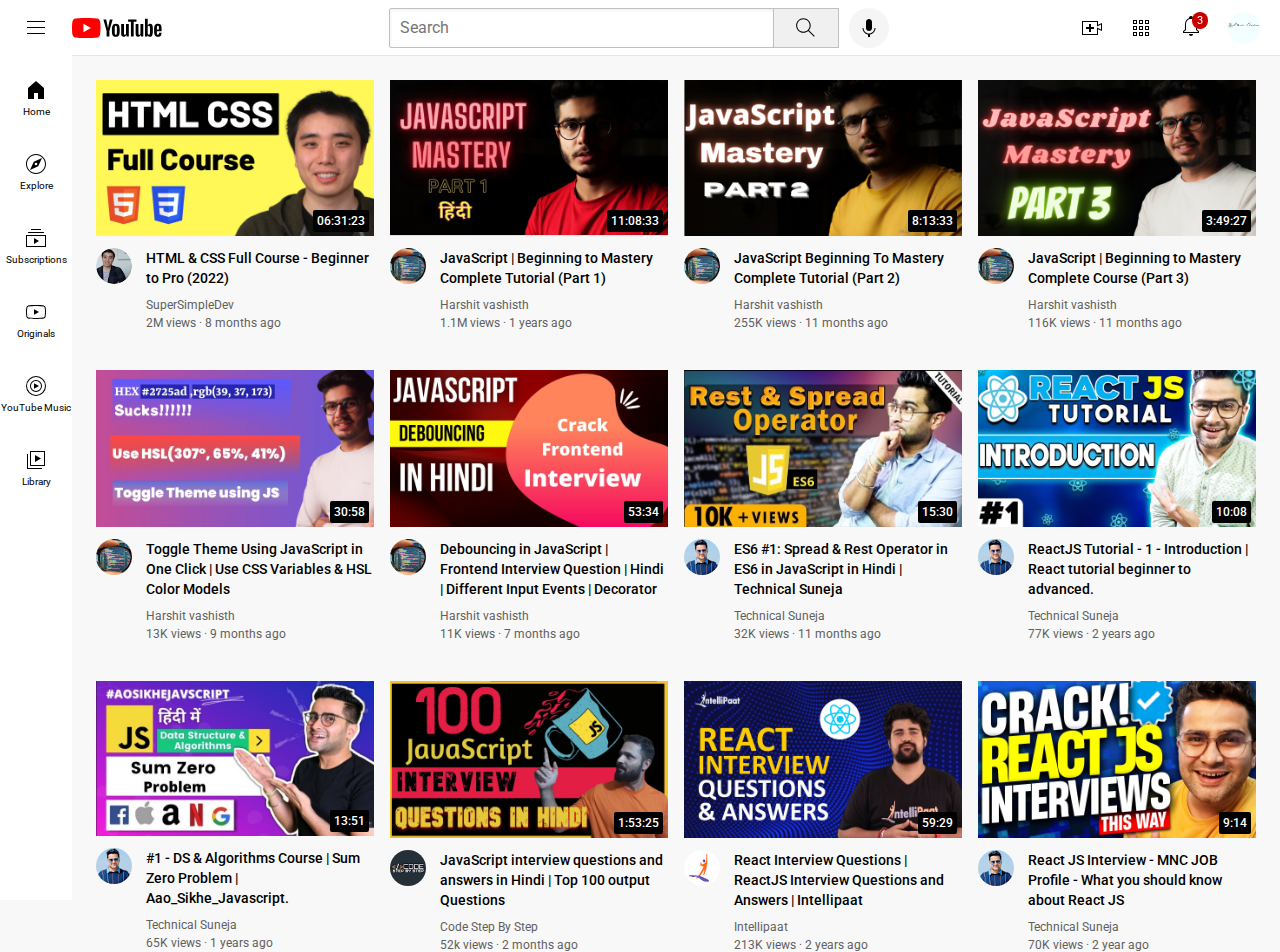
<file: index.html>
<!DOCTYPE html>
<html>

<head>
  <title>YouTube.com Clone</title>

  <link rel="preconnect" href="https://fonts.googleapis.com">
  <link rel="preconnect" href="https://fonts.gstatic.com" crossorigin>
  <link href="https://fonts.googleapis.com/css2?family=Roboto:wght@400;500;700&display=swap" rel="stylesheet">

  <link rel="stylesheet" href="styles/general.css">
  <link rel="stylesheet" href="styles/header.css">
  <link rel="stylesheet" href="styles/video.css">
  <link rel="stylesheet" href="styles/sidebar.css">
</head>

<body>
  <header class="header">
    <div class="left-section">
      <img class="hamburger-menu" src="icons/hamburger-menu.svg">
      <img class="youtube-logo" src="icons/youtube-logo.svg">
    </div>
    <div class="middle-section">
      <input class="search-bar" type="text" placeholder="Search">
      <button class="search-button">
        <img class="search-icon" src="icons/search.svg">
        <div class="tooltip">Search</div>
      </button>
      <!-- Put position absolute inside position relative -->
      <button class="voice-search-button">
        <img class="voice-search-icon" src="icons/voice-search-icon.svg">
        <div class="tooltip">Search with your voice</div>
      </button>
    </div>
    <div class="right-section">
      <div class="upload-icon-container">
        <img class="upload-icon" src="icons/upload.svg">
        <div class="tooltip">Create</div>
      </div>
      <img class="youtube-apps-icon" src="icons/youtube-apps.svg">
      <div class="notifications-icon-container">
        <img class="notifications-icon" src="icons/notifications.svg">
        <div class="notifications-count">3</div>
      </div>
      <img class="current-user-picture" src="channel-pictures/my_channel.png">
    </div>
  </header>

  <nav class="sidebar">
    <div class="sidebar-link">
      <img src="icons/home.svg">
      <div>Home</div>
    </div>
    <div class="sidebar-link">
      <img src="icons/explore.svg">
      <div>Explore</div>
    </div>
    <div class="sidebar-link">
      <img src="icons/subscriptions.svg">
      <div>Subscriptions</div>
    </div>
    <div class="sidebar-link">
      <img src="icons/originals.svg">
      <div>Originals</div>
    </div>
    <div class="sidebar-link">
      <img src="icons/youtube-music.svg">
      <div>YouTube Music</div>
    </div>
    <div class="sidebar-link">
      <img src="icons/library.svg">
      <div>Library</div>
    </div>
  </nav>

  <main>

    <section class="video-grid">
      <div class="video-preview">
        <div class="thumbnail-row">
          <a href="https://youtu.be/G3e-cpL7ofc">
            <img class="thumbnail" src="thumbnail/thumbnail-1.jpg">
          </a>
          <div class="video-time">06:31:23</div>
        </div>
        <div class="video-info-grid">
          <div class="channel-picture">
            <img class="profile-picture" src="channel-pictures/channel_1.jpg">
          </div>
          <div class="video-info">

            <p class="video-title">
              <a class="video-link" href="https://youtu.be/G3e-cpL7ofc">HTML & CSS Full Course - Beginner to Pro
                (2022)</a>
            </p>

            <p class="video-author">
              SuperSimpleDev
            </p>
            <p class="video-stats">
              2M views &#183; 8 months ago
            </p>
          </div>
        </div>

      </div>

      <div class="video-preview">
        <div class="thumbnail-row">
          <a href="https://youtu.be/chx9Rs41W6g">
            <img class="thumbnail" src="thumbnail/thumbnail-2.jpg">
          </a>
          <div class="video-time">11:08:33</div>
        </div>
        <div class="video-info-grid">
          <div class="channel-picture">
            <img class="profile-picture" src="channel-pictures/channel_2.jpg">
          </div>
          <div class="video-info">
            <p class="video-title">
              <a class="video-link" href="https://youtu.be/chx9Rs41W6g">JavaScript | Beginning to Mastery Complete
                Tutorial (Part 1)</a>
            </p>
            <p class="video-author">
              Harshit vashisth
            </p>
            <p class="video-stats">
              1.1M views &#183; 1 years ago
            </p>
          </div>
        </div>
      </div>

      <div class="video-preview">
        <div class="thumbnail-row">
          <a href="https://youtu.be/Llsq1y-HWs4">
            <img class="thumbnail" src="thumbnail/thumbnail-3.jpg">
          </a>
          <div class="video-time">8:13:33</div>
        </div>
        <div class="video-info-grid">
          <div class="channel-picture">
            <img class="profile-picture" src="channel-pictures/channel_2.jpg">
          </div>
          <div class="video-info">
            <p class="video-title">
              <a class="video-link" href="https://youtu.be/Llsq1y-HWs4">JavaScript Beginning To Mastery Complete
                Tutorial (Part 2)</a>

            </p>
            <p class="video-author">
              Harshit vashisth
            </p>
            <p class="video-stats">
              255K views &#183; 11 months ago
            </p>
          </div>
        </div>
      </div>

      <div class="video-preview">
        <div class="thumbnail-row">
          <a href="https://youtu.be/pAl_uGXKXq8">
            <img class="thumbnail" src="thumbnail/thumbnail-4.jpg">
          </a>
          <div class="video-time">3:49:27</div>
        </div>
        <div class="video-info-grid">
          <div class="channel-picture">
            <img class="profile-picture" src="channel-pictures/channel_2.jpg">
          </div>
          <div class="video-info">
            <p class="video-title">
              <a class="video-link" href="https://youtu.be/pAl_uGXKXq8">JavaScript | Beginning to Mastery Complete
                Course (Part 3)</a>
            </p>
            <p class="video-author">
              Harshit vashisth
            </p>
            <p class="video-stats">
              116K views &#183; 11 months ago
            </p>
          </div>
        </div>
      </div>

      <div class="video-preview">
        <div class="thumbnail-row">
          <a href="https://youtu.be/KwYd3I4aQt4">
            <img class="thumbnail" src="thumbnail/thumbnail-5.jpg">
          </a>
          <div class="video-time">30:58</div>
        </div>
        <div class="video-info-grid">
          <div class="channel-picture">
            <img class="profile-picture" src="channel-pictures/channel_2.jpg">
          </div>
          <div class="video-info">
            <p class="video-title">
              <a class="video-link" href="https://youtu.be/KwYd3I4aQt4">Toggle Theme Using JavaScript in One Click | Use
                CSS Variables & HSL Color Models</a>

            </p>
            <p class="video-author">
              Harshit vashisth
            </p>
            <p class="video-stats">
              13K views &#183; 9 months ago
            </p>
          </div>
        </div>
      </div>

      <div class="video-preview">
        <div class="thumbnail-row">
          <a href="https://youtu.be/sHcQjypNfmw">
            <img class="thumbnail" src="thumbnail/thumbnail-6.jpg">
          </a>
          <div class="video-time">53:34</div>
        </div>
        <div class="video-info-grid">
          <div class="channel-picture">
            <img class="profile-picture" src="channel-pictures/channel_2.jpg">
          </div>
          <div class="video-info">
            <p class="video-title">
              <a class="video-link" href="https://youtu.be/sHcQjypNfmw">Debouncing in JavaScript | Frontend Interview
                Question | Hindi | Different Input Events | Decorator</a>
            </p>
            <p class="video-author">
              Harshit vashisth
            </p>
            <p class="video-stats">
              11K views &#183; 7 months ago
            </p>
          </div>
        </div>
      </div>

      <div class="video-preview">
        <div class="thumbnail-row">
          <a href="https://youtube.com/playlist?list=PL_HlKez9XCSM0bs8P7LtCTGh4rghAD2im">
            <img class="thumbnail" src="thumbnail/thumbnail-7.jpeg">
          </a>
          <div class="video-time">15:30</div>
        </div>
        <div class="video-info-grid">
          <div class="channel-picture">
            <img class="profile-picture" src="channel-pictures/channel_3.jpg">
          </div>
          <div class="video-info">
            <p class="video-title">
              <a class="video-link" href="https://youtube.com/playlist?list=PL_HlKez9XCSM0bs8P7LtCTGh4rghAD2im">ES6 #1:
                Spread & Rest Operator in ES6 in JavaScript in Hindi | Technical Suneja</a>
            </p>
            <p class="video-author">
              Technical Suneja
            </p>
            <p class="video-stats">
              32K views &#183; 11 months ago
            </p>
          </div>
        </div>
      </div>

      <div class="video-preview">
        <div class="thumbnail-row">
          <a href="https://youtube.com/playlist?list=PL_HlKez9XCSO1g7c61SyJZE4iehJDFg_w">
            <img class="thumbnail" src="thumbnail/thumbnail-8.jpg">
          </a>
          <div class="video-time">10:08</div>
        </div>
        <div class="video-info-grid">
          <div class="channel-picture">
            <img class="profile-picture" src="channel-pictures/channel_3.jpg">
          </div>
          <div class="video-info">
            <p class="video-title">
              <a class="video-link" href="https://youtube.com/playlist?list=PL_HlKez9XCSO1g7c61SyJZE4iehJDFg_w">ReactJS
                Tutorial - 1 - Introduction | React tutorial beginner to advanced.</a>
            </p>
            <p class="video-author">
              Technical Suneja
            </p>
            <p class="video-stats">
              77K views &#183; 2 years ago
            </p>
          </div>
        </div>
      </div>

      <div class="video-preview">
        <div class="thumbnail-row">
          <a href="https://youtube.com/playlist?list=PL_HlKez9XCSOi5thYDzipbJ2pEdzop7vx">
            <img class="thumbnail" src="thumbnail/thumbnail-9.jpeg">
          </a>
          <div class="video-time">13:51</div>
        </div>
        <div class="video-info-grid">
          <div class="channel-picture">
            <img class="profile-picture" src="channel-pictures/channel_3.jpg">
          </div>
          <div class="video-info">
            <p class="video-title">
              <a class="video-link" href="https://youtube.com/playlist?list=PL_HlKez9XCSOi5thYDzipbJ2pEdzop7vx">#1 - DS
                & Algorithms Course | Sum Zero Problem | Aao_Sikhe_Javascript.</a>
            </p>
            <p class="video-author">
              Technical Suneja
            </p>
            <p class="video-stats">
              65K views &#183; 1 years ago
            </p>
          </div>
        </div>
      </div>

      <div class="video-preview">
        <div class="thumbnail-row">
          <a href="https://youtu.be/SFgppU2J8To">
            <img class="thumbnail" src="thumbnail/thumbnail-10.jpg">
          </a>
          <div class="video-time">1:53:25</div>
        </div>
        <div class="video-info-grid">
          <div class="channel-picture">
            <img class="profile-picture" src="channel-pictures/channel_4.jpg">
          </div>
          <div class="video-info">
            <p class="video-title">
              <a class="video-link" href="https://youtu.be/SFgppU2J8To">JavaScript interview questions and answers in
                Hindi | Top 100 output Questions</a>
            </p>
            <p class="video-author">
              Code Step By Step
            </p>
            <p class="video-stats">
              52k views &#183; 2 months ago
            </p>
          </div>
        </div>
      </div>

      <div class="video-preview">
        <div class="thumbnail-row">
          <a href="https://youtu.be/5UKe5BMnJgk">
            <img class="thumbnail" src="thumbnail/thumbnail-11.jpg">
          </a>
          <div class="video-time">59:29</div>
        </div>
        <div class="video-info-grid">
          <div class="channel-picture">
            <img class="profile-picture" src="channel-pictures/channel_5.jpg">
          </div>
          <div class="video-info">
            <p class="video-title">
              <a class="video-link" href="https://youtu.be/5UKe5BMnJgk">React Interview Questions | ReactJS Interview
                Questions and Answers | Intellipaat</a>
            </p>
            <p class="video-author">
              Intellipaat
            </p>
            <p class="video-stats">
              213K views &#183; 2 years ago
            </p>
          </div>
        </div>
      </div>

      <div class="video-preview">
        <div class="thumbnail-row">
          <a href="https://youtu.be/ojds1PaBFNg">
            <img class="thumbnail" src="thumbnail/thumbnail-12.jpg">
          </a>
          <div class="video-time">9:14</div>
        </div>
        <div class="video-info-grid">
          <div class="channel-picture">
            <img class="profile-picture" src="channel-pictures/channel_3.jpg">
          </div>
          <div class="video-info">
            <p class="video-title">
              <a class="video-link" href="https://youtu.be/ojds1PaBFNg">React JS Interview - MNC JOB Profile - What you
                should know about React JS </a>
            </p>
            <p class="video-author">
              Technical Suneja
            </p>
            <p class="video-stats">
              70K views &#183; 2 year ago
            </p>
          </div>
        </div>
      </div>

    </section>
  </main>
</body>

</html>
</file>
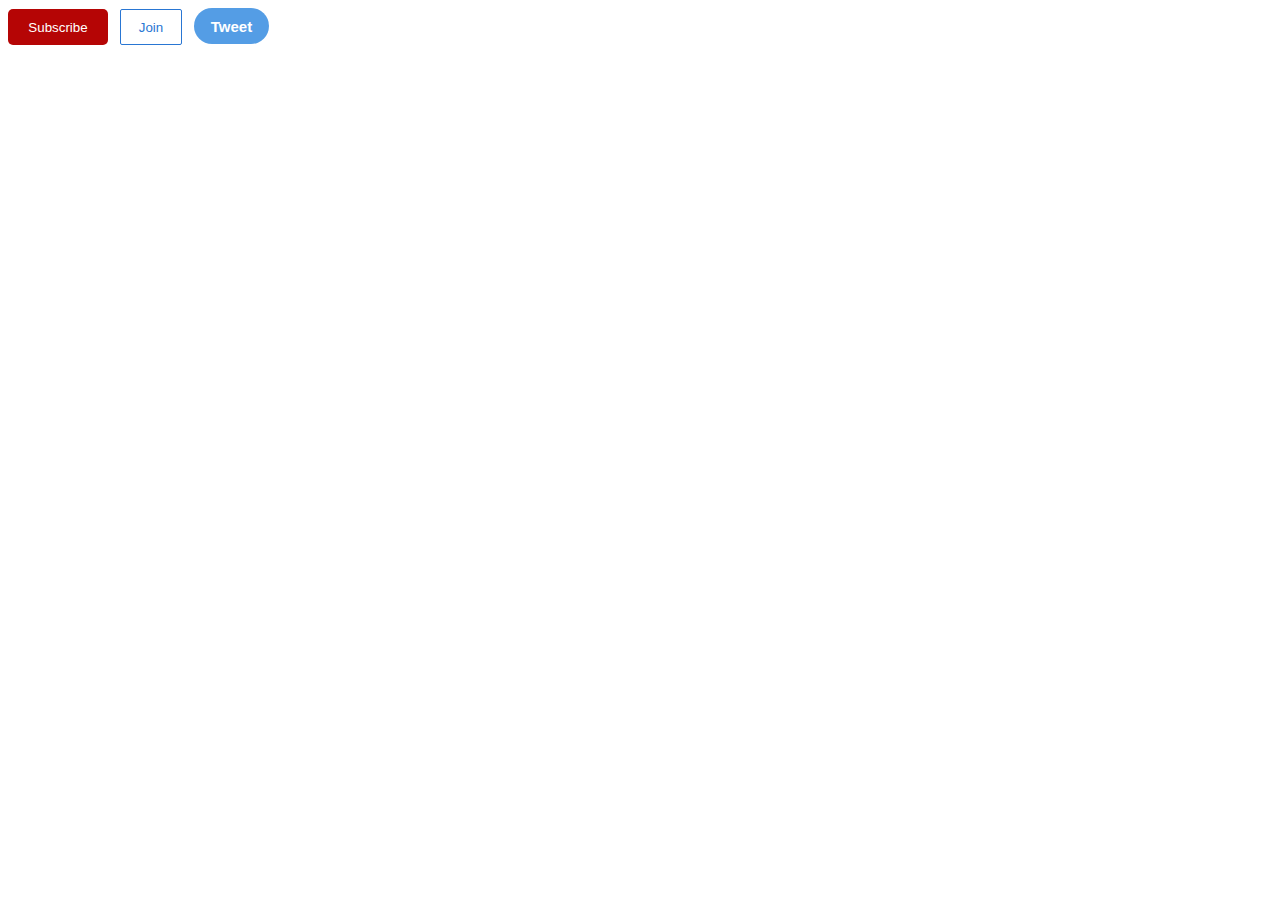
<file: intro-to-html-css/Buttons.html>
<!DOCTYPE html>
<html>
  <head>
    <title>Buttons</title>
    <link rel="stylesheet" href="Buttons.css"> 
  </head>
    <body>
      <button class="subscribe-button">Subscribe</button>
      <button class="join-button">Join</button>
      <button class="tweet-button">Tweet</button>
    </body>
</html>
</file>
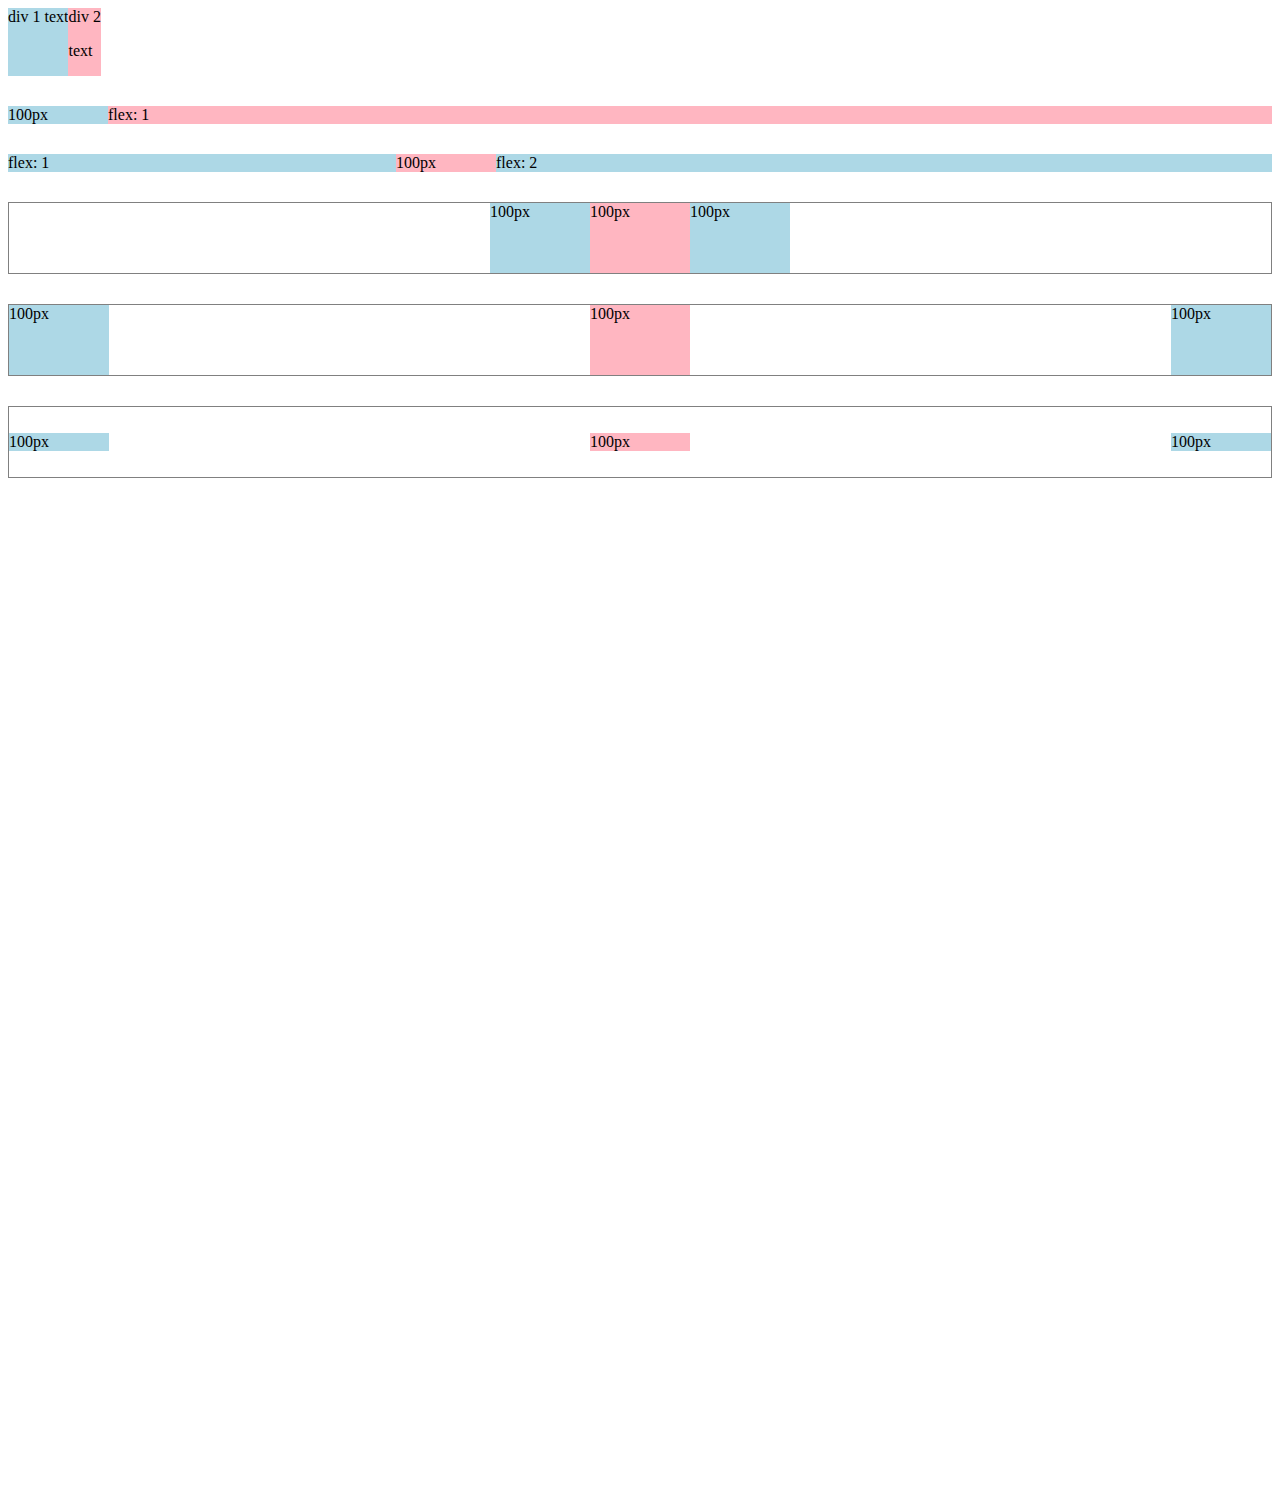
<file: intro-to-html-css/flex-box.html>
<!DOCTYPE html>
<html>
  <head>
    <title>Flexbox Practice</title>
  </head>
  <body style="padding-bottom: 1000px;">
    <div style="
      display: flex;
      flex-direction: row;
    ">
      <div style="background-color: lightblue;">div 1 text</div>
      <div style="background-color: lightpink;">div 2 <p>text</p></div>
    </div>

    <div style="
      margin-top: 30px;
      display: flex;
      flex-direction: row;
    ">
      <div style="
        background-color: lightblue;
        width: 100px;
      ">100px</div>
      <div style="
        background-color: lightpink;
        flex: 1;
      ">flex: 1</div>
    </div>

    <div style="
      margin-top: 30px;
      display: flex;
      flex-direction: row;
    ">
      <div style="
        background-color: lightblue;
        flex: 1;
      ">flex: 1</div>
      <div style="
        background-color: lightpink;
        width: 100px;
      ">100px</div>
      <div style="
        background-color: lightblue;
        flex: 2;
      ">flex: 2</div>
    </div>

    <div style="
      margin-top: 30px;
      height: 70px;
      border-width: 1px;
      border-style: solid;
      border-color: gray;
      display: flex;
      flex-direction: row;
      justify-content: center;
    ">
      <div style="
        background-color: lightblue;
        width: 100px;
      ">100px</div>
      <div style="
        background-color: lightpink;
        width: 100px;
      ">100px</div>
      <div style="
        background-color: lightblue;
        width: 100px;
      ">100px</div>
    </div>

    <div style="
      margin-top: 30px;
      height: 70px;
      border-width: 1px;
      border-style: solid;
      border-color: gray;
      display: flex;
      flex-direction: row;
      justify-content: space-between;
    ">
      <div style="
        background-color: lightblue;
        width: 100px;
      ">100px</div>
      <div style="
        background-color: lightpink;
        width: 100px;
      ">100px</div>
      <div style="
        background-color: lightblue;
        width: 100px;
      ">100px</div>
    </div>

    <div style="
      margin-top: 30px;
      height: 70px;
      border-width: 1px;
      border-style: solid;
      border-color: gray;
      display: flex;
      flex-direction: row;
      justify-content: space-between;
      align-items: center;
    ">
      <div style="
        background-color: lightblue;
        width: 100px;
      ">100px</div>
      <div style="
        background-color: lightpink;
        width: 100px;
      ">100px</div>
      <div style="
        background-color: lightblue;
        width: 100px;
      ">100px</div>
    </div>
  </body>
</html>
</file>
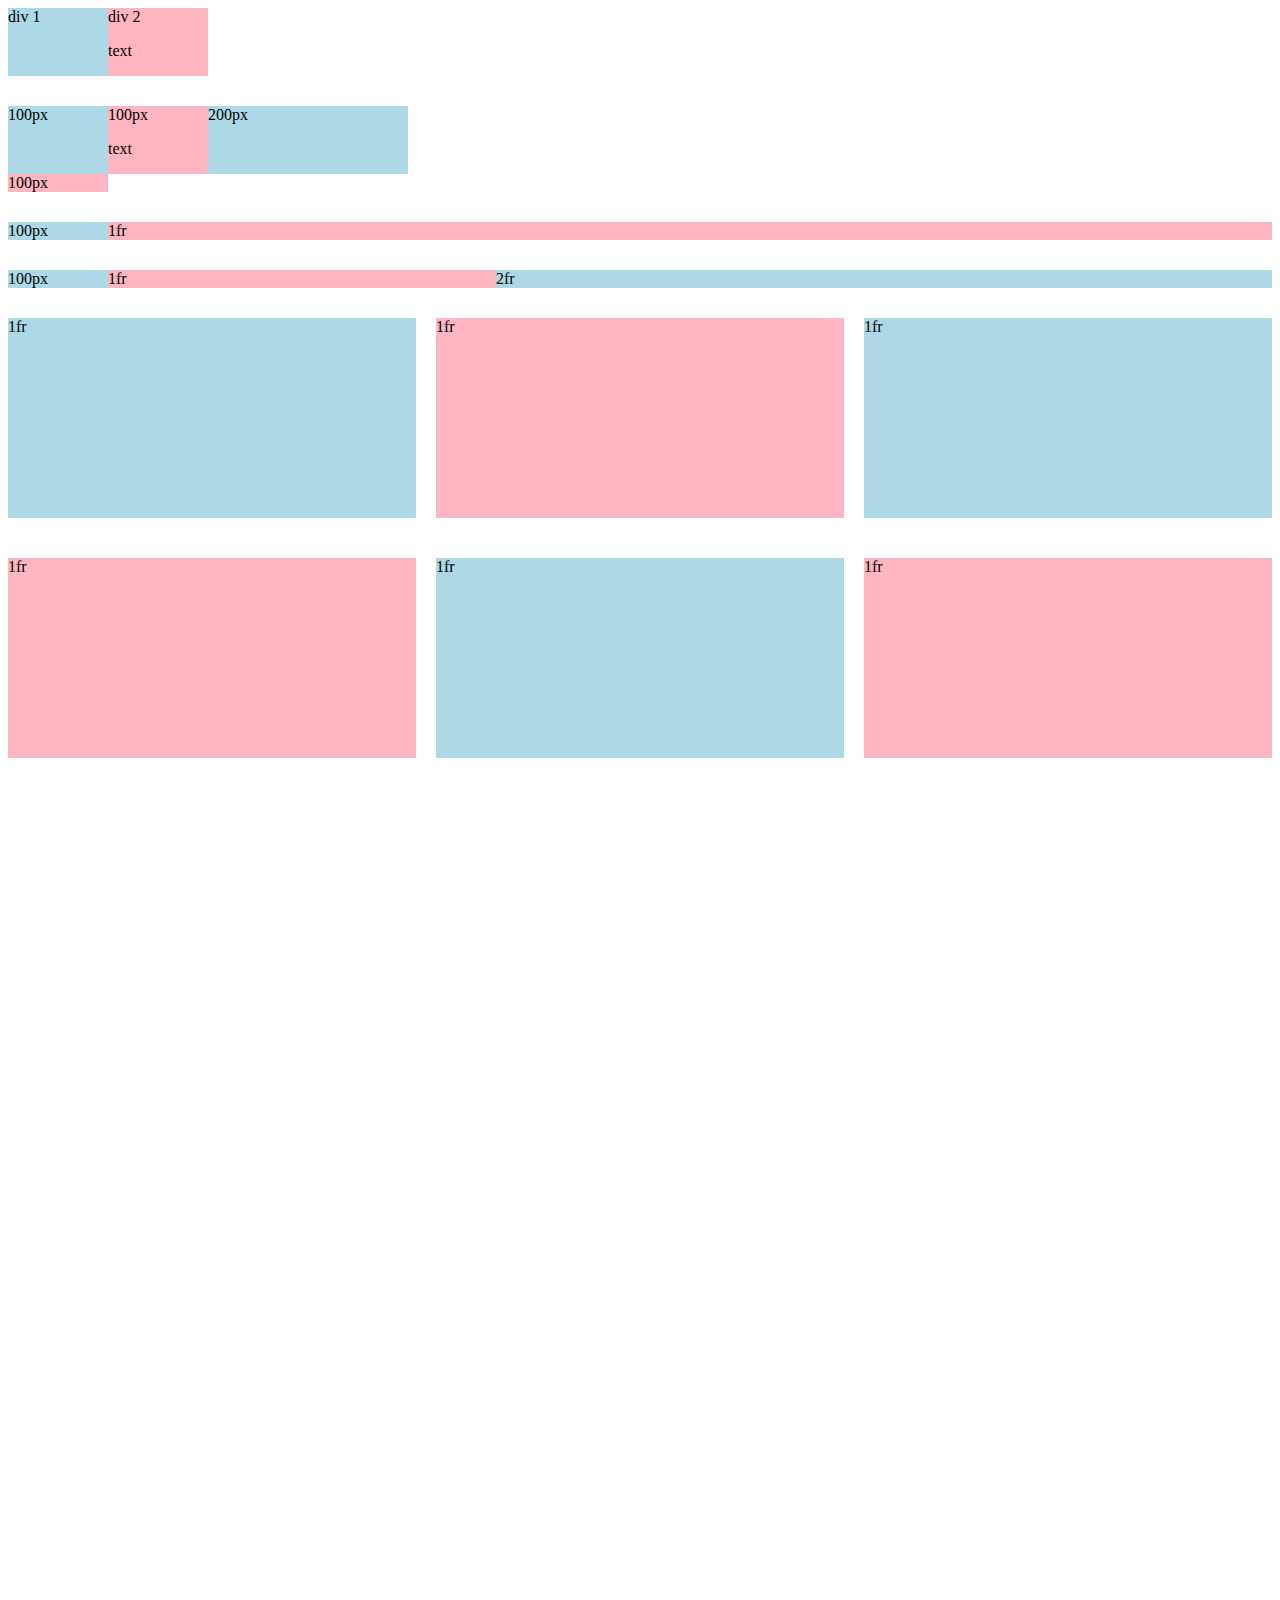
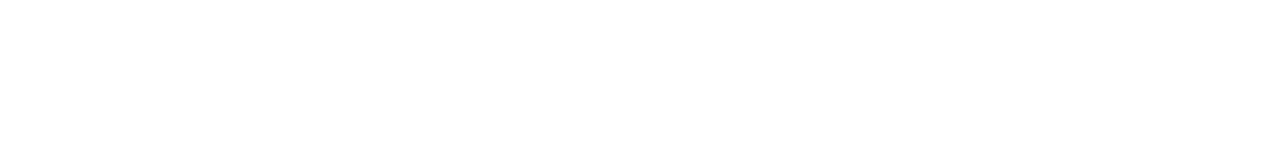
<file: intro-to-html-css/grid-example.html>
<!DOCTYPE html>
<html>
  <head>
    <title>Grid Practice</title>
  </head>
  <body style="padding-bottom: 1000px;">
    <div style="
      display: grid;
      grid-template-columns: 100px 100px;
    ">
      <div style="background-color: lightblue;">div 1</div>
      <div style="background-color: lightpink;">div 2<p>text</p></div>
    </div>

    <div style="
      margin-top: 30px;
      display: grid;
      grid-template-columns: 100px 100px 200px;
    ">
      <div style="background-color: lightblue;">100px</div>
      <div style="background-color: lightpink;">100px<p>text</p></div>
      <div style="background-color: lightblue;">200px</div>
      <div style="background-color: lightpink;">100px</div>
    </div>

    <div style="
      margin-top: 30px;
      display: grid;
      grid-template-columns: 100px 1fr;
    ">
      <div style="background-color: lightblue;">100px</div>
      <div style="background-color: lightpink;">1fr</div>
    </div>

    <div style="
      margin-top: 30px;
      display: grid;
      grid-template-columns: 100px 1fr 2fr;
    ">
      <div style="background-color: lightblue;">100px</div>
      <div style="background-color: lightpink;">1fr</div>
      <div style="background-color: lightblue;">2fr</div>
    </div>

    <div style="
      margin-top: 30px;
      display: grid;
      grid-template-columns: 1fr 1fr 1fr;
      column-gap: 20px;
      row-gap: 40px;
    ">
      <div style="background-color: lightblue; height: 200px;">1fr</div>
      <div style="background-color: lightpink; height: 200px;">1fr</div>
      <div style="background-color: lightblue; height: 200px;">1fr</div>
      <div style="background-color: lightpink; height: 200px;">1fr</div>
      <div style="background-color: lightblue; height: 200px;">1fr</div>
      <div style="background-color: lightpink; height: 200px;">1fr</div>
    </div>
  </body>
</html>
</file>
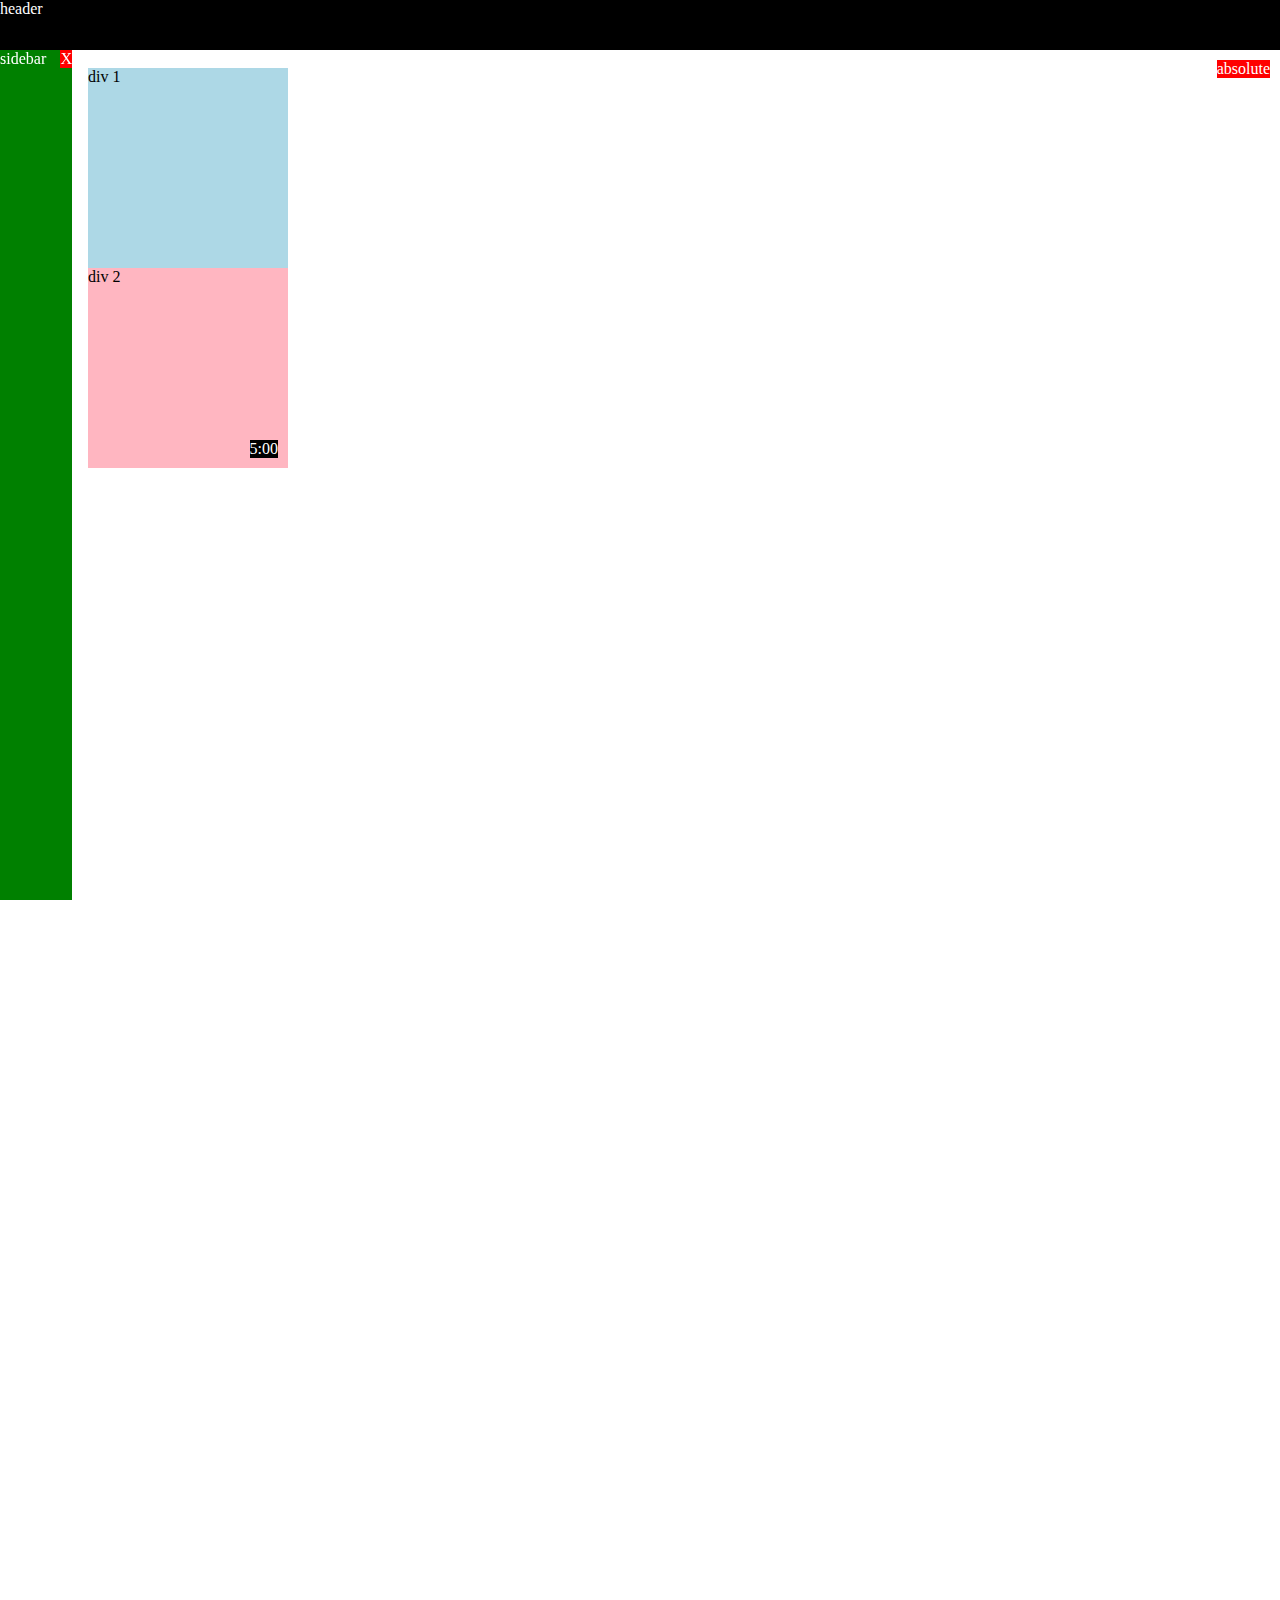
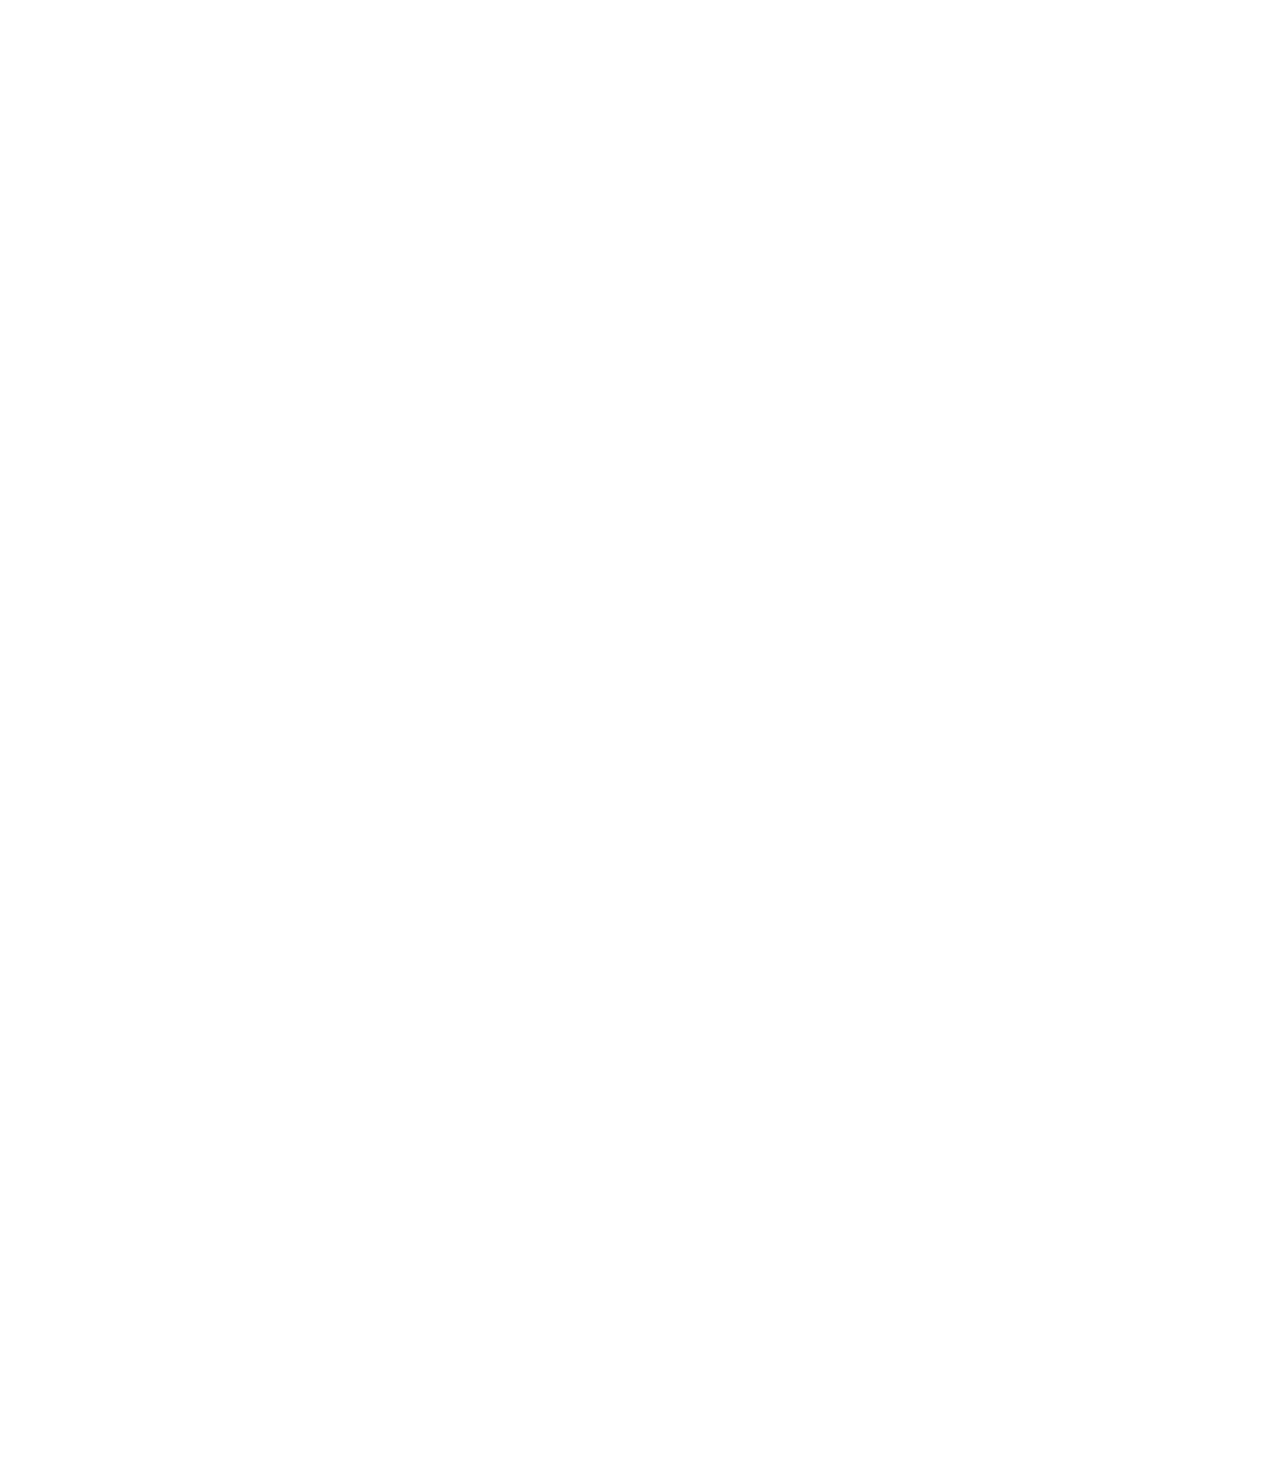
<file: intro-to-html-css/position.html>
<!DOCTYPE html>
<html>
  <head>
    <title>Position Practice</title>
  </head>
  <body style="
    height: 3000px;
    padding-top: 60px;
    padding-left: 80px;
  ">
    <div style="
      background-color: black;
      color: white;
      position: fixed;
      top: 0;
      left: 0;
      right: 0;
      height: 50px;
      z-index: 100;
    ">header</div>

    <div style="
      background-color: green;
      color: white;
      position: fixed;
      left: 0;
      bottom: 0;
      top: 50px;
      width: 72px;
    ">
      sidebar
      <div style="
        position: absolute;
        background-color: red;
        color: white;
        top: 0;
        right: 0;
      ">
        X
      </div>
    </div>

    <div style="
      position: absolute;
      background-color: red;
      color: white;
      top: 60px;
      right: 10px;
    ">
      absolute
    </div>

    <div style="
      background-color: lightblue;
      height: 200px;
      width: 200px;
      position: static;
    ">div 1</div>
    <div style="
      background-color: lightpink;
      height: 200px;
      width: 200px;
      position: relative;
    ">
      div 2
      <div style="
        position: absolute;
        background-color: black;
        color: white;
        bottom: 10px;
        right: 10px;
      ">
        5:00
      </div>
    </div>

  </body>
</html>
</file>
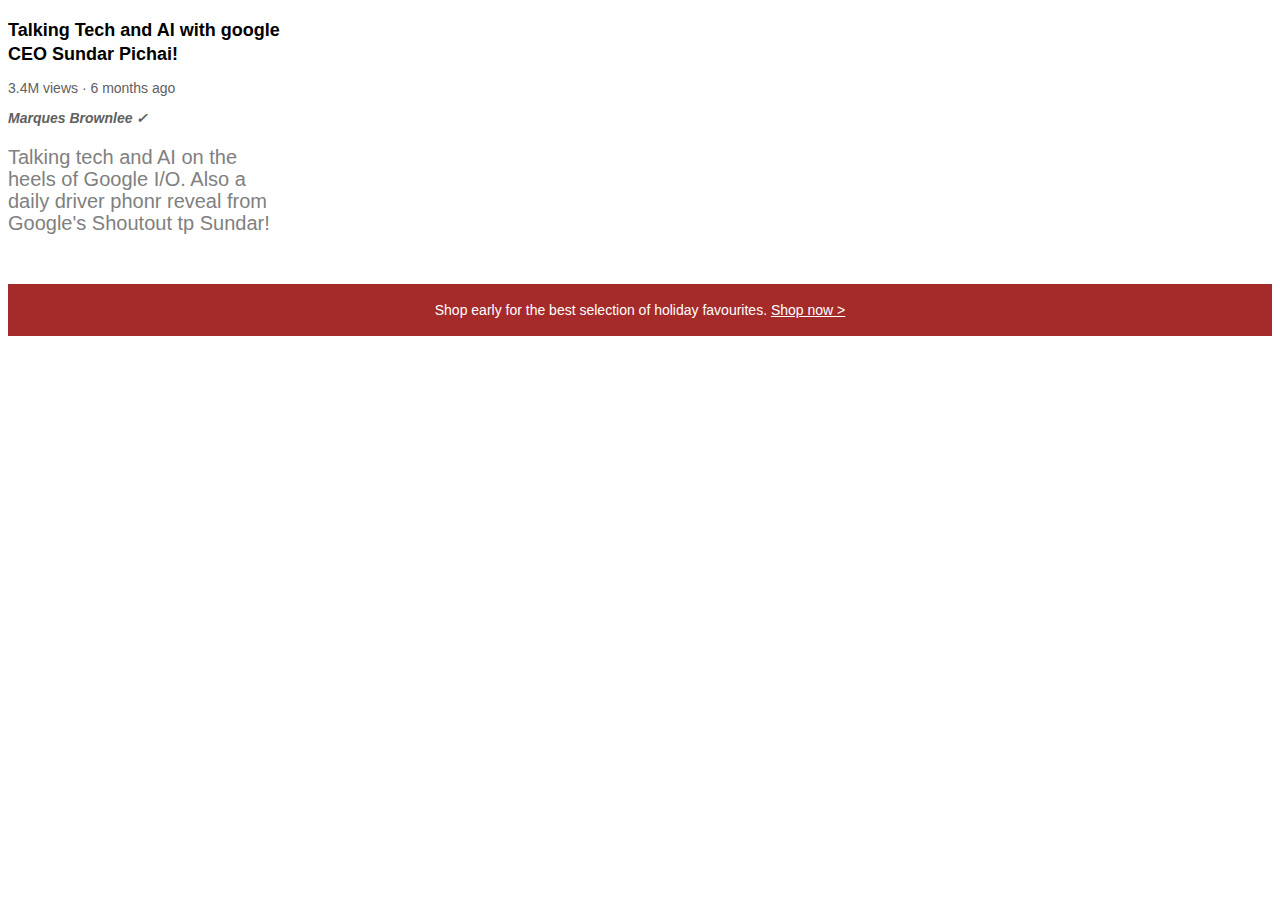
<file: intro-to-html-css/Text.html>
<!DOCTYPE html>
<html>

<head>
  <title>Text Summary</title>
  <link rel="stylesheet" href="text.css">
</head>

<body>

  <p class="video-title">
    Talking Tech and AI with google CEO Sundar Pichai!
  </p>
  <p class="video-stats">
    3.4M views &#183 6 months ago
  </p>
  <p class="video-author">
    Marques Brownlee &#10003
  </p>
  <p class="video-details">
    Talking tech and AI on the heels of Google I/O. Also a daily driver phonr reveal from Google's Shoutout tp Sundar!
  </p>
  <p class="apple-text">
    Shop early for the best selection of holiday favourites. <span class="soap-link">Shop now &#62</span>
  </p>
</body>

</html>
</file>
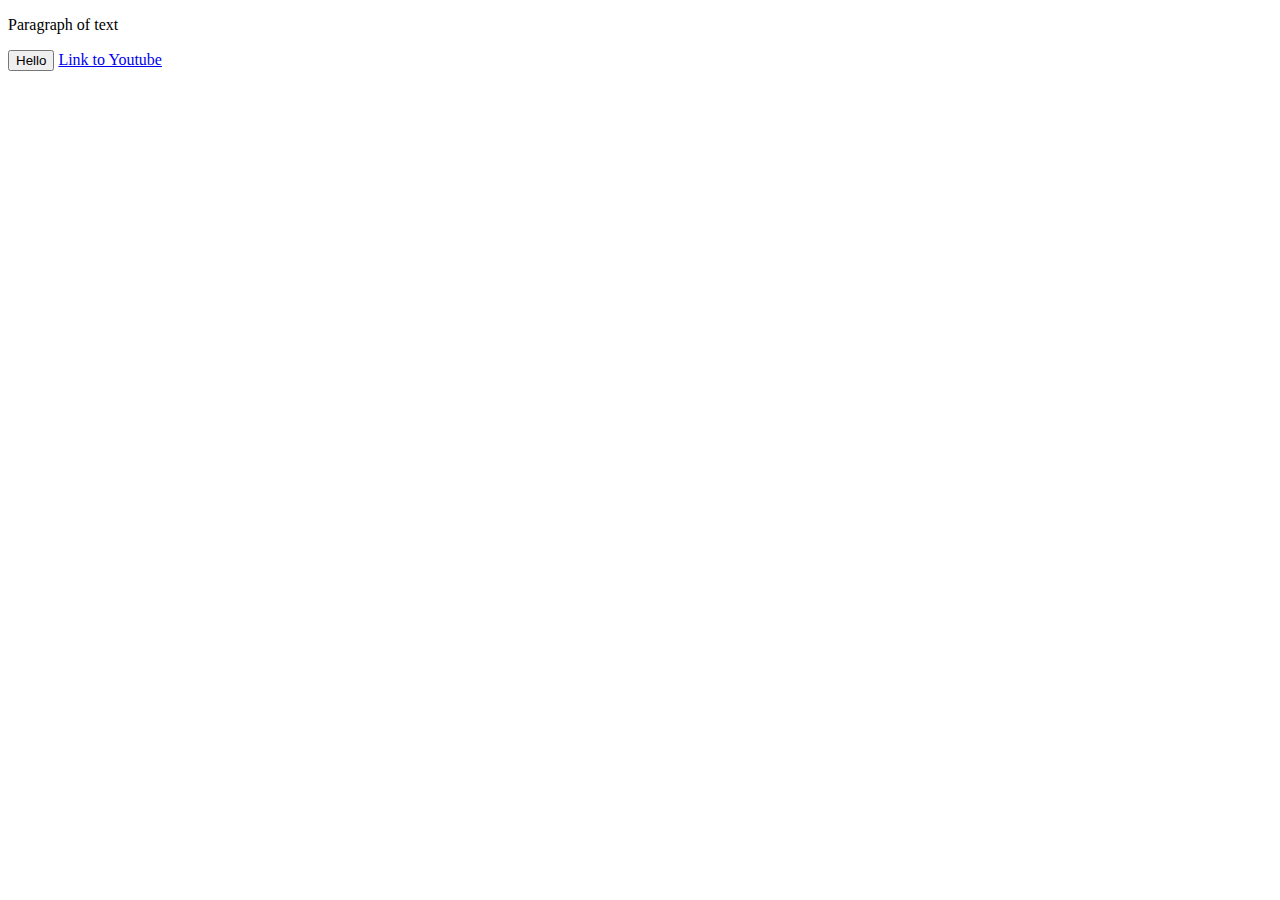
<file: intro-to-html-css/Website.html>
<!DOCTYPE html>
<html>
<head>
  <title>First Website</title>
</head>
<body>
  <p>
    Paragraph of text
  </p>
  <button>
    Hello
  </button>
  <a href="https://www.youtube.com/">
    Link to Youtube
  </a>
</body>

</html>
</file>
<file: styles/general.css>
p {
  font-family: Roboto, Arial;
  margin-top: 0;
  margin-bottom: 0;
}

body {
  margin: 0;
  padding-top: 80px;
  padding-left: 96px;
  padding-right: 24px;
  background-color: rgb(248, 248, 248);
}
</file>
<file: styles/header.css>
.header {
  height: 55px;

  display: flex;
  flex-direction: row;
  justify-content: space-between;

  position: fixed;
  top: 0;
  left: 0;
  right: 0;
  z-index: 100;

  background-color: white;
  border-bottom-width: 1px;
  border-bottom-style: solid;
  border-bottom-color: rgb(228, 228, 228);
}

.left-section {
  display: flex;
  align-items: center;
}

.hamburger-menu {
  height: 24px;
  margin-left: 24px;
  margin-right: 24px;
}

.youtube-logo {
  height: 20px;
}

.middle-section {
  flex: 1;
  margin-left: 70px;
  margin-right: 35px;
  max-width: 500px;
  display: flex;
  align-items: center;
}

.search-bar {
  flex: 1;
  height: 36px;
  padding-left: 10px;
  font-size: 16px;
  border: 1px solid rgb(192, 192, 192) ;
  border-radius: 2px;
  box-shadow: inset 1px 2px 3px rgba(0, 0, 0, 0.05);
  width: 0;
}

.search-bar::placeholder {
  font-family: Roboto, Arial;
  font-size: 16px;
}

.search-button {
  height: 40px;
  width: 66px;
  background-color: rgb(240, 240, 240);
  border-width: 1px;
  border-style: solid;
  border-color: rgb(192, 192, 192);
  margin-left: -1px;
  margin-right: 10px;
}

.search-button,
.voice-search-button,
.upload-icon-container {
  display: flex;
  justify-content: center;
  align-items: center;
  position: relative;
}

.search-button .tooltip,
.voice-search-button .tooltip,
.upload-icon-container .tooltip {
  font-family: Roboto, Arial;
  position: absolute;
  background-color: gray;
  color: white;
  padding-top: 4px;
  padding-bottom: 4px;
  padding-left: 8px;
  padding-right: 8px;
  border-radius: 2px;
  font-size: 12px;
  bottom: -30px;
  opacity: 0;
  transition: opacity 0.15s;
  pointer-events: none;
  white-space: nowrap;
}

.search-button:hover .tooltip,
.voice-search-button:hover .tooltip,
.upload-icon-container:hover .tooltip {
  opacity: 1;
}

.search-icon {
  height: 25px;
}

.voice-search-button {
  height: 40px;
  width: 40px;
  border-radius: 20px;
  border: none;
  background-color: rgb(245, 245, 245);
}

.voice-search-icon {
  height: 24px;
}

.right-section {
  width: 180px;
  margin-right: 20px;
  display: flex;
  align-items: center;
  justify-content: space-between;
  flex-shrink: 0;
}

.upload-icon {
  height: 24px;
}

.youtube-apps-icon {
  height: 24px;
}

.notifications-icon {
  height: 24px;
}

.notifications-icon-container {
  position: relative;
}

.notifications-count {
  position: absolute;
  top: -2px;
  right: -5px;
  background-color: rgb(200, 0, 0);
  color: white;
  font-family: Roboto, Arial;
  font-size: 11px;
  padding-left: 5px;
  padding-right: 5px;
  padding-top: 2px;
  padding-bottom: 2px;
  border-radius: 10px;
}

.current-user-picture {
  height: 32px;
  border-radius: 16px;
}
</file>
<file: styles/video.css>
.thumbnail {
  width: 100%;
}

.video-title {
  color: -webkit-link;
  margin-top: 0;
  font-size: 14px;
  font-weight: 500;
  line-height: 20px;
  margin-bottom: 10px;
  
}
.video-link{
  color: black;
  text-decoration: none;
}

.video-info-grid {
  display: grid;
  grid-template-columns: 50px 1fr;
}

.profile-picture {
  width: 36px;
  border-radius: 50px;
}

.thumbnail-row {
  margin-bottom: 8px;
  position: relative;
}

.video-author,
.video-stats {
  font-size: 12px;
  color: rgb(96, 96, 96);
}

.video-author {
  margin-bottom: 4px;
}

.video-grid {
  display: grid;
  grid-template-columns: 1fr 1fr 1fr;
  column-gap: 16px;
  row-gap: 40px;
}
@media (max-width: 750px ){
  .video-author{
    grid-template-columns: 1fr 1fr ;
  }
}
@media(min-width:751px) and (max-width: 999px){
  .video-author{
    grid-template-columns: 1fr 1fr 1fr;
  }
}
@media(min-width: 1000px){
  .video-grid{
    grid-template-columns: 1fr 1fr 1fr 1fr;
  } 
}
.video-time {
  font-family: Roboto, Arial;
  font-size: 12px;  
  font-weight: 500;
  padding: 4px;
  border-radius: 2px;
  background-color: black;
  color: white;
  position: absolute;
  bottom: 8px;
  right: 5px;
}
</file>
<file: styles/sidebar.css>
.sidebar {
  position: fixed;
  left: 0;
  bottom: 0;
  top: 55px;
  background-color: white;
  width: 72px;
  z-index: 200;
  padding-top: 5px;
}

.sidebar-link {
  height: 74px;
  display: flex;
  justify-content: center;
  align-items: center;
  flex-direction: column;
  cursor: pointer;
}

.sidebar-link:hover {
  background-color: rgb(235, 235, 235);
}

.sidebar-link img {
  height: 24px;
  margin-bottom: 4px;
}

.sidebar-link div {
  font-family: Roboto, Arial;
  font-size: 10px;
}
</file>
<file: intro-to-html-css/Buttons.css>
.subscribe-button {
  background-color: rgb(181, 5, 5);
  color: white;
  border: none;
  height: 36px;
  width: 100px;
  border-radius: 5px;
  cursor: pointer;
  margin-right: 8px;
  transition: opacity 0.15s;
}

.subscribe-button:hover {
  opacity: 0.8;
}

.subscribe-button:active {
  opacity: 0.5;
}

.join-button {
  background-color: white;
  border-color: rgb(41, 118, 211);
  color: rgb(41, 118, 211);
  border-style: solid;
  border-width: 1px;
  height: 36px;
  width: 62px;
  border-radius: 2px;
  cursor: pointer;
  margin-right: 8px;
  transition: background-color 1s,
    color 1s;
}

.join-button:hover {
  background-color: rgb(41, 118, 211);
  color: white;
}

.tweet-button {
  background-color: rgb(84, 157, 229);
  color: white;
  border: none;
  border-width: 1px;
  height: 36px;
  width: 75px;
  border-radius: 18px;
  font-weight: bold;
  font-size: 15px;
  cursor: pointer;
  transition: background-color 0.15s,
    color 0.15s;
}

.tweet-button:hover {
  box-shadow: 5px 5px 10px rgba(0, 0, 0, 0.15);
}
</file>
<file: intro-to-html-css/text.css>
p{
    font-family: Arial;
    margin-top: 10;
    margin-bottom: 0;
  }

  .video-title {
    font-weight: bold;
    font-size: 18px;
    width: 300px;
    line-height: 24px;
    /* margin-bottom: -8px; */
  }

  .video-stats {
    font-size: 14px;
    color: rgb(96, 96, 96);
  }

  .video-author {
    font-size: 14px;
    color: rgb(96, 96, 96);
    /* margin-top: 10px; */
    font-weight: bold;
    font-style: italic;
  }

  .video-details {
    font-size: 20px;
    color: gray;
    width: 280px;
    line-height: 22px;
    /* margin-bottom: -8px; */
  }

  .apple-text {
    margin-top: 50px;
    font-size: 14px;
    background-color: brown;
    color: white;
    text-align: center;
    padding: 18px;
    padding-bottom: 18px;
  }

  .soap-link {
    cursor: pointer;
    text-decoration: underline;
  }
</file>
